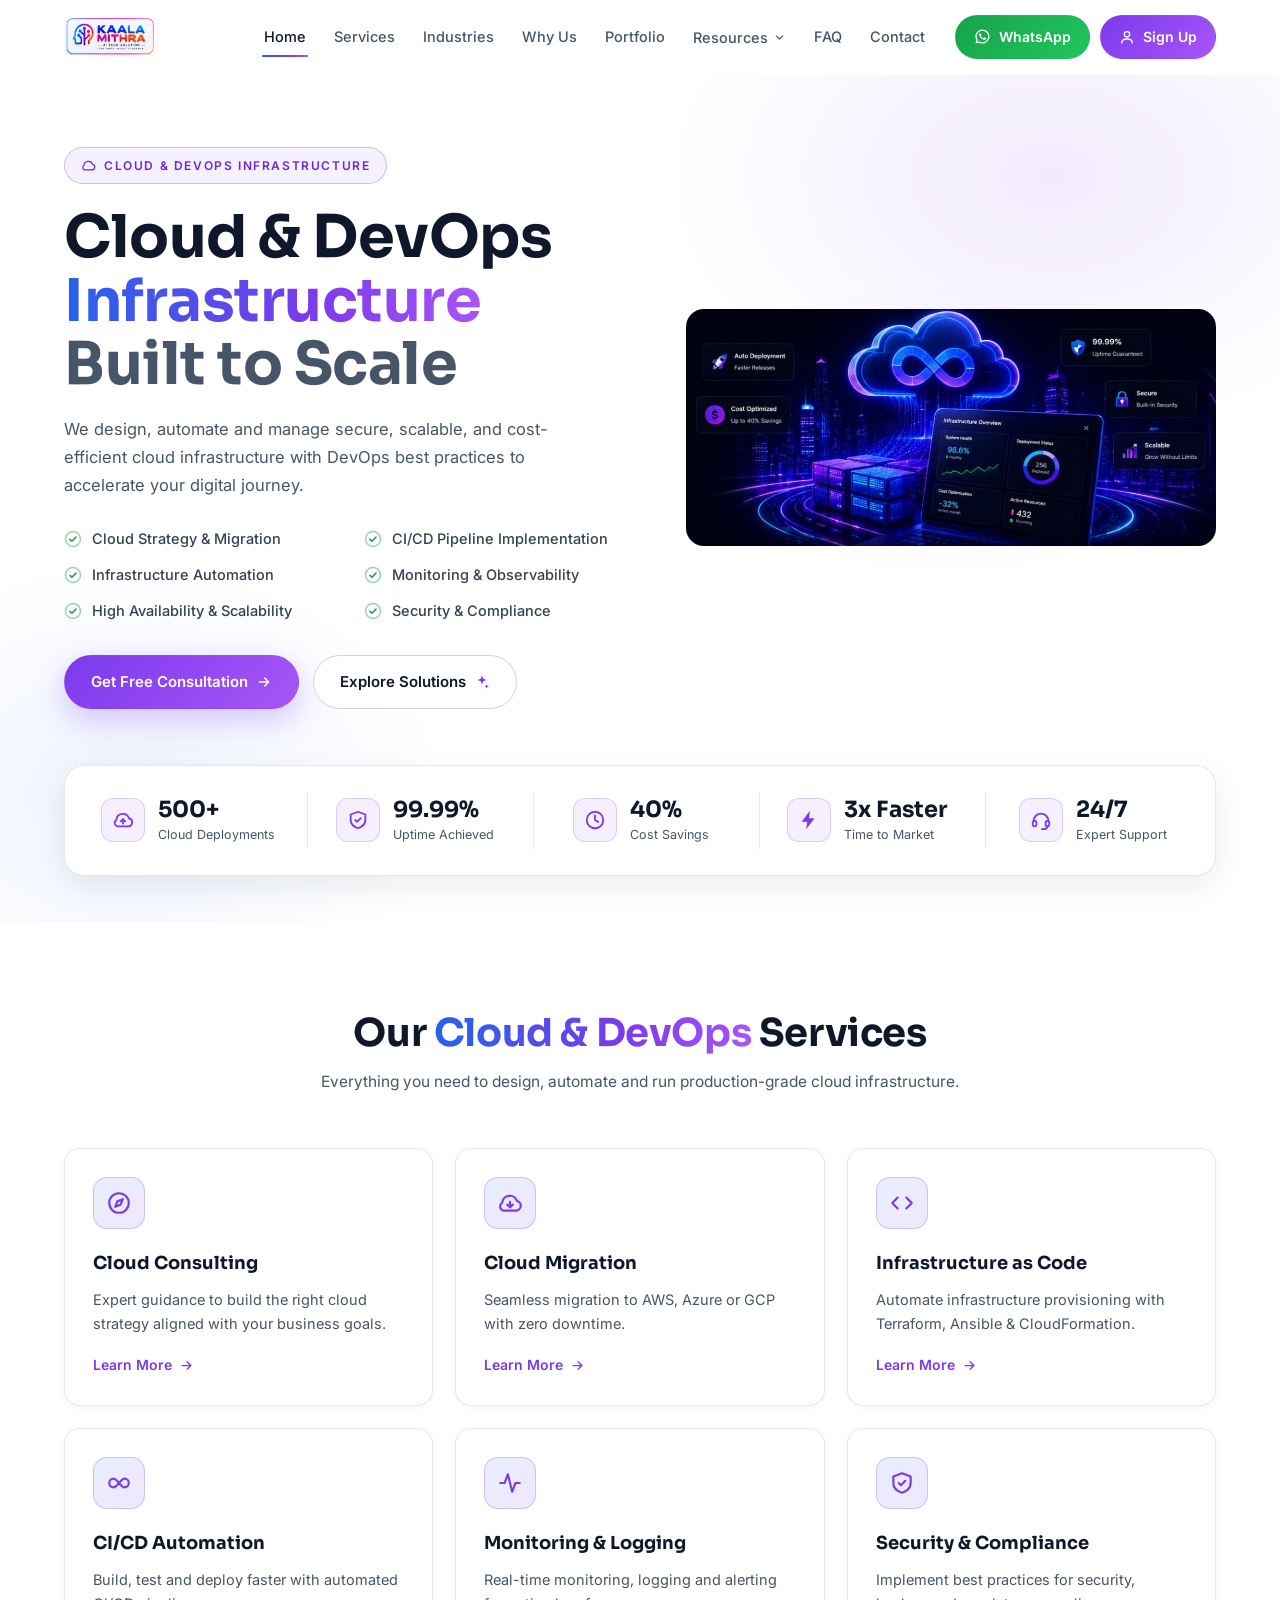
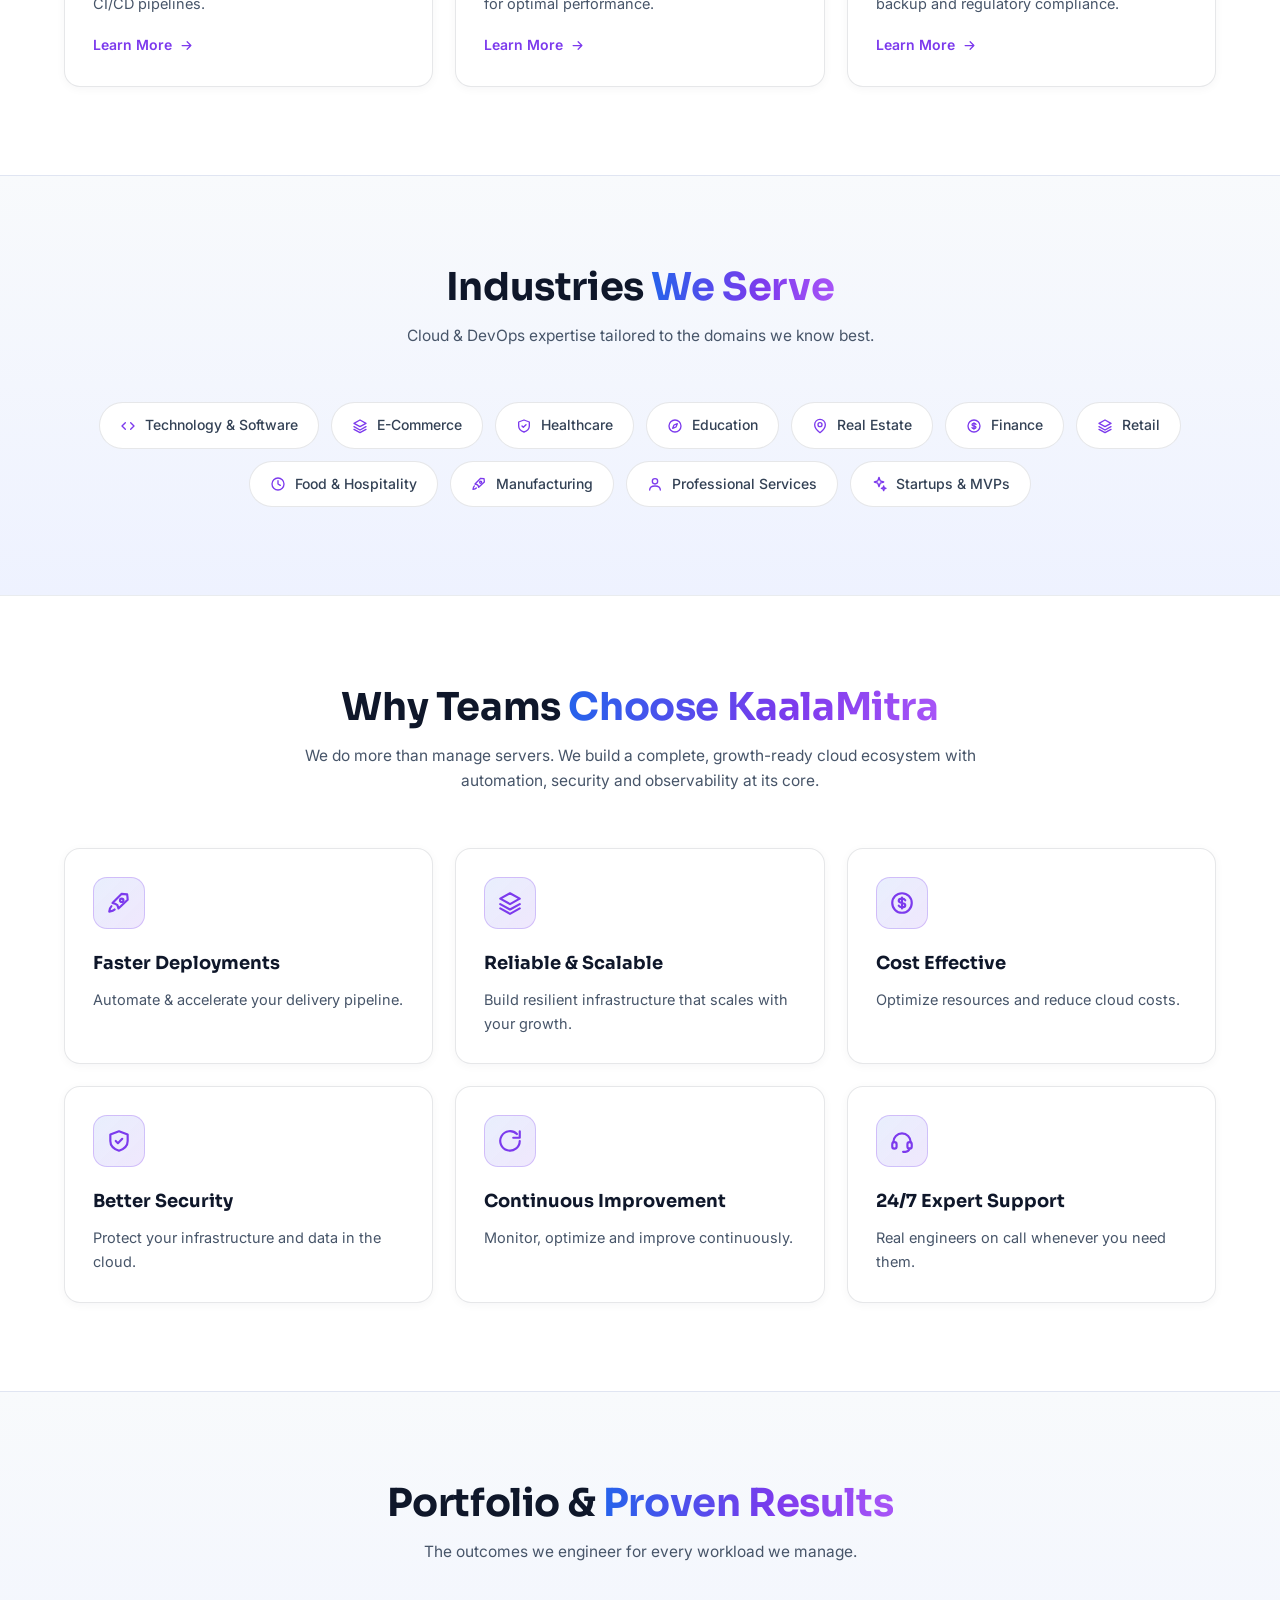
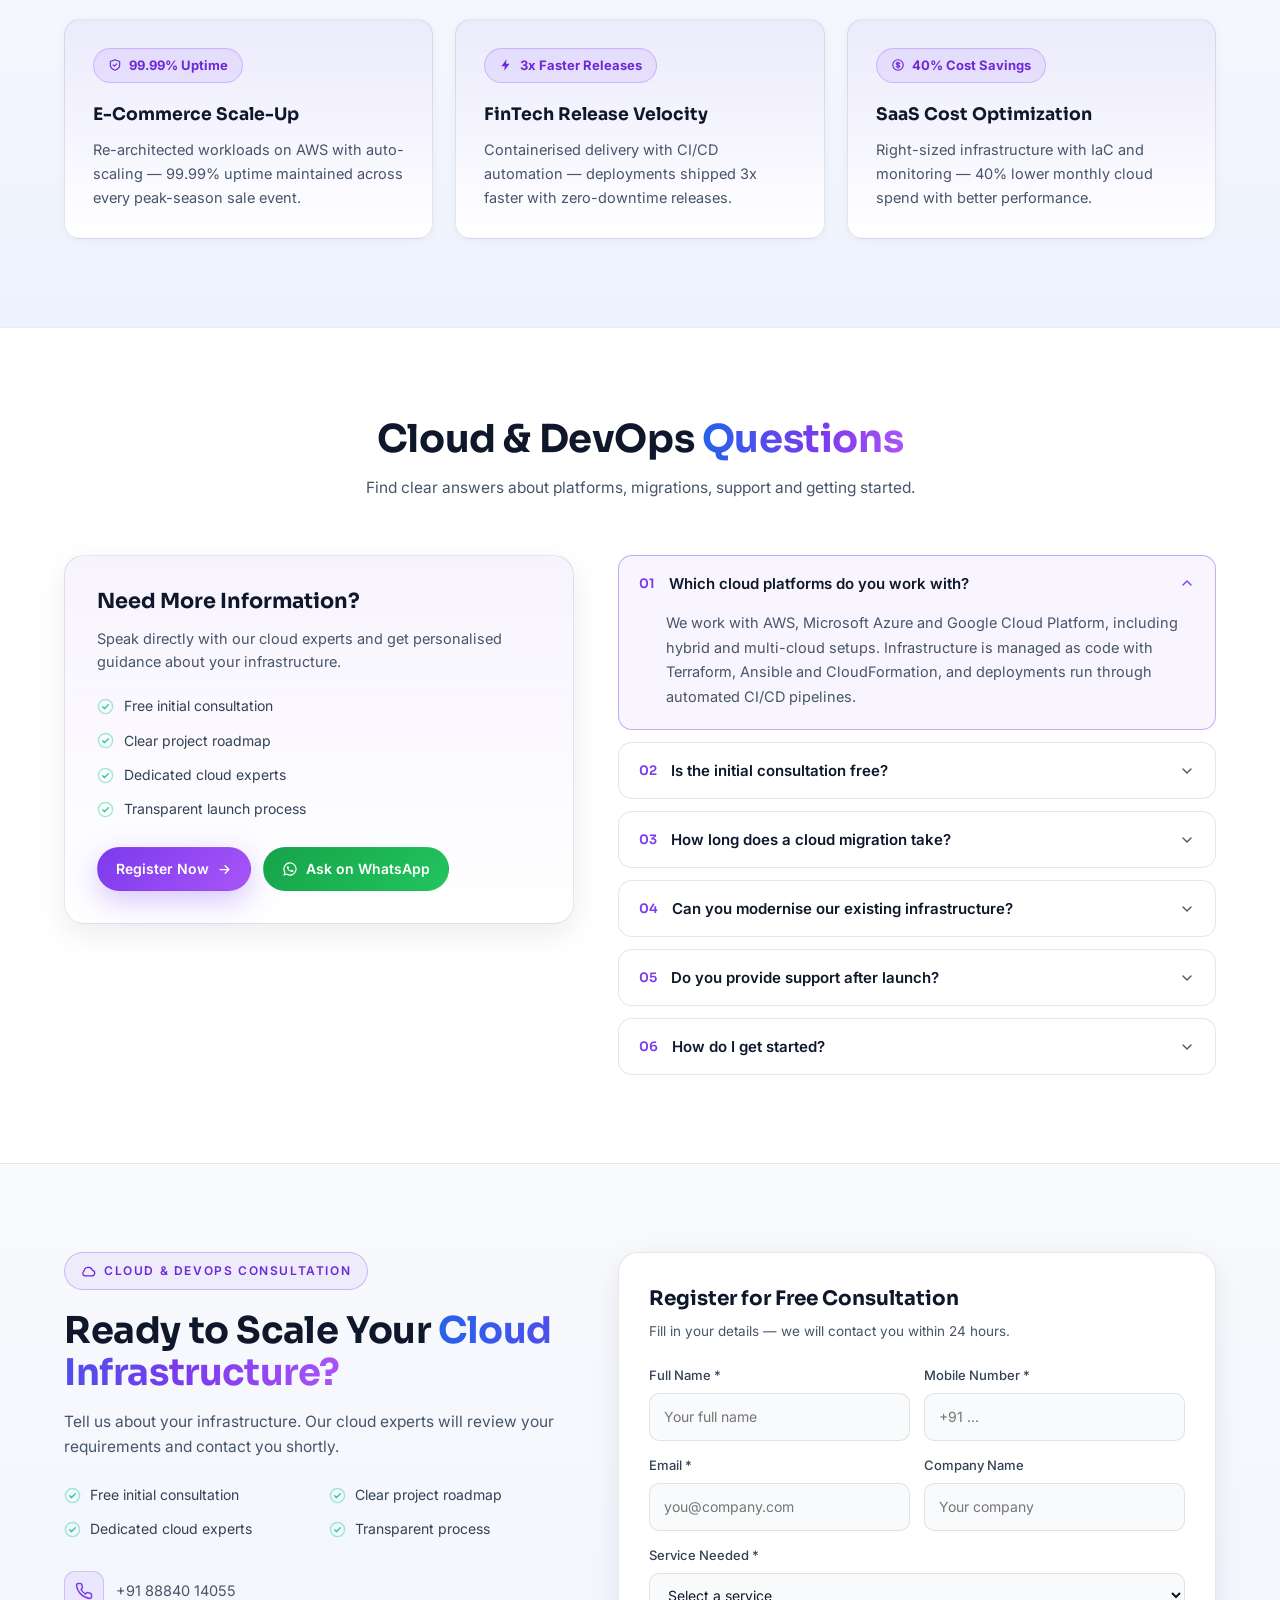
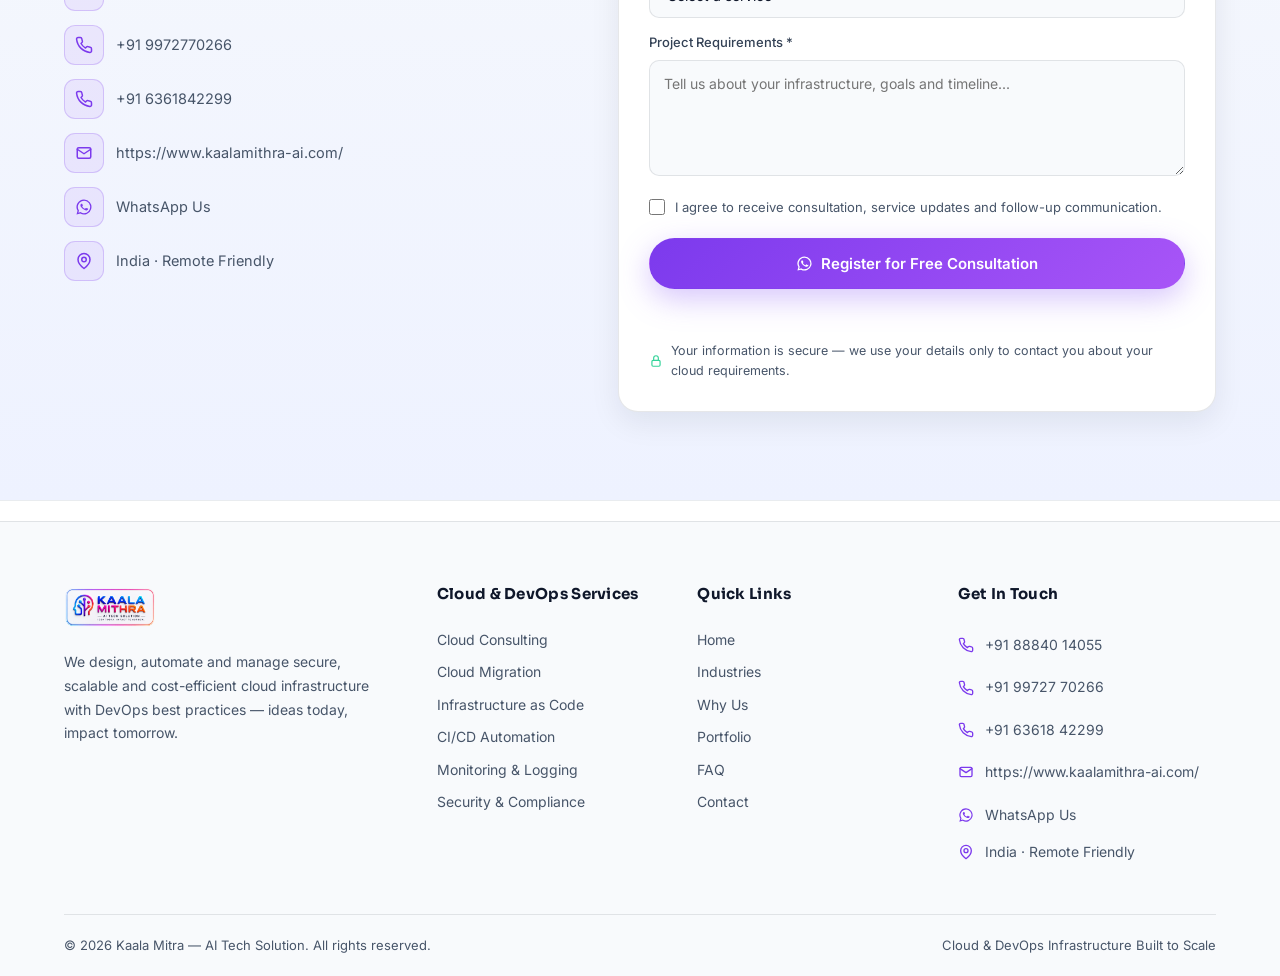
<file: index.html>
<!DOCTYPE html>
<html lang="en">
<head>
  <meta charset="UTF-8">
  <meta name="viewport" content="width=device-width, initial-scale=1.0">
  <title>Cloud &amp; DevOps Infrastructure Built to Scale | Kaala Mitra</title>
  <meta name="description" content="We design, automate and manage secure, scalable and cost-efficient cloud infrastructure with DevOps best practices to accelerate your digital journey.">
  <link rel="preconnect" href="https://fonts.googleapis.com">
  <link rel="preconnect" href="https://fonts.gstatic.com" crossorigin>
  <link href="https://fonts.googleapis.com/css2?family=Inter:wght@400;500;600;700&family=Sora:wght@600;700;800&display=swap" rel="stylesheet">
  <link rel="stylesheet" href="main.css">
</head>
<body>
<svg xmlns="http://www.w3.org/2000/svg" style="display:none" aria-hidden="true">
  <symbol id="i-check" viewBox="0 0 24 24"><circle cx="12" cy="12" r="10" opacity=".45"/><path d="M8 12.5l2.5 2.5L16 9.5"/></symbol>
  <symbol id="i-arrow" viewBox="0 0 24 24"><path d="M5 12h14M13 6l6 6-6 6"/></symbol>
  <symbol id="i-chev" viewBox="0 0 24 24"><path d="M6 9l6 6 6-6"/></symbol>
  <symbol id="i-cloud" viewBox="0 0 24 24"><path d="M17.5 19a4.5 4.5 0 0 0 .9-8.9 7 7 0 0 0-13.6 1.6A4 4 0 0 0 6 19z"/></symbol>
  <symbol id="i-cloudup" viewBox="0 0 24 24"><path d="M17.5 19a4.5 4.5 0 0 0 .9-8.9 7 7 0 0 0-13.6 1.6A4 4 0 0 0 6 19z"/><path d="M12 16v-5M9.5 13.5L12 11l2.5 2.5"/></symbol>
  <symbol id="i-clouddown" viewBox="0 0 24 24"><path d="M17.5 19a4.5 4.5 0 0 0 .9-8.9 7 7 0 0 0-13.6 1.6A4 4 0 0 0 6 19z"/><path d="M12 11v5M9.5 13.5L12 16l2.5-2.5"/></symbol>
  <symbol id="i-shield" viewBox="0 0 24 24"><path d="M12 3l8 3v6c0 5-3.5 7.5-8 9-4.5-1.5-8-4-8-9V6z"/><path d="M9 12l2 2 4-4"/></symbol>
  <symbol id="i-code" viewBox="0 0 24 24"><path d="M8 7l-5 5 5 5M16 7l5 5-5 5"/></symbol>
  <symbol id="i-loop" viewBox="0 0 24 24"><path d="M7 8c-2.5 0-4 1.8-4 4s1.5 4 4 4c3.5 0 6.5-8 10-8 2.5 0 4 1.8 4 4s-1.5 4-4 4c-3.5 0-6.5-8-10-8z"/></symbol>
  <symbol id="i-activity" viewBox="0 0 24 24"><path d="M3 12h4l3-8 4 16 3-8h4"/></symbol>
  <symbol id="i-compass" viewBox="0 0 24 24"><circle cx="12" cy="12" r="9"/><path d="M15.5 8.5l-2 5-5 2 2-5z"/></symbol>
  <symbol id="i-rocket" viewBox="0 0 24 24"><path d="M5 15c-1.5 1.2-2 5-2 5s3.8-.5 5-2M9 13L6 12l8.5-8.5c2 0 5 .5 5 .5s.5 3 .5 5L11.5 17l-1-3z"/><circle cx="14.5" cy="9.5" r="1.6"/></symbol>
  <symbol id="i-layers" viewBox="0 0 24 24"><path d="M12 3l9 5-9 5-9-5z"/><path d="M3 13l9 5 9-5"/><path d="M3 17l9 5 9-5"/></symbol>
  <symbol id="i-dollar" viewBox="0 0 24 24"><circle cx="12" cy="12" r="9"/><path d="M12 7v10M15 9.5c-.6-1-1.7-1.5-3-1.5-1.7 0-3 .9-3 2s1 1.7 3 2 3 .9 3 2-1.3 2-3 2c-1.3 0-2.4-.5-3-1.5"/></symbol>
  <symbol id="i-refresh" viewBox="0 0 24 24"><path d="M21 12a9 9 0 1 1-2.6-6.4"/><path d="M21 3v6h-6"/></symbol>
  <symbol id="i-clock" viewBox="0 0 24 24"><circle cx="12" cy="12" r="9"/><path d="M12 7v5l3.5 2"/></symbol>
  <symbol id="i-headset" viewBox="0 0 24 24"><path d="M4 13a8 8 0 0 1 16 0"/><rect x="3" y="13" width="4" height="6" rx="2"/><rect x="17" y="13" width="4" height="6" rx="2"/><path d="M19 19a4 4 0 0 1-4 3h-2"/></symbol>
  <symbol id="i-phone" viewBox="0 0 24 24"><path d="M22 16.9v3a2 2 0 0 1-2.2 2A19.8 19.8 0 0 1 2.1 4.2 2 2 0 0 1 4.1 2h3a2 2 0 0 1 2 1.7c.1 1 .4 2 .7 2.9a2 2 0 0 1-.5 2.1L8 10a16 16 0 0 0 6 6l1.3-1.3a2 2 0 0 1 2.1-.5c.9.3 1.9.6 2.9.7a2 2 0 0 1 1.7 2z"/></symbol>
  <symbol id="i-mail" viewBox="0 0 24 24"><rect x="3" y="5" width="18" height="14" rx="2"/><path d="M3 7l9 6 9-6"/></symbol>
  <symbol id="i-pin" viewBox="0 0 24 24"><path d="M20 10c0 6-8 12-8 12s-8-6-8-12a8 8 0 0 1 16 0z"/><circle cx="12" cy="10" r="3"/></symbol>
  <symbol id="i-lock" viewBox="0 0 24 24"><rect x="5" y="11" width="14" height="10" rx="2"/><path d="M8 11V7a4 4 0 0 1 8 0v4"/></symbol>
  <symbol id="i-wa" viewBox="0 0 24 24"><path d="M12 2a10 10 0 0 0-8.6 15.1L2 22l5-1.3A10 10 0 1 0 12 2zm0 18.2a8.2 8.2 0 0 1-4.2-1.2l-.3-.2-3 .8.8-2.9-.2-.3A8.2 8.2 0 1 1 12 20.2zm4.5-6.1c-.2-.1-1.5-.7-1.7-.8-.2-.1-.4-.1-.5.1-.2.2-.6.8-.7.9-.1.2-.3.2-.5.1a6.7 6.7 0 0 1-3.3-2.9c-.3-.4 0-.5.2-.7l.4-.5c.1-.2.1-.3 0-.5l-.7-1.8c-.2-.5-.4-.4-.5-.4h-.5c-.2 0-.5.1-.7.3-.9.9-1.1 2.1-.2 3.6a12 12 0 0 0 4.6 4.3c1.7.8 2.4.9 3.2.7.5-.1 1.5-.6 1.7-1.2.2-.6.2-1.1.1-1.2 0-.1-.2-.2-.4-.3z"/></symbol>
  <symbol id="i-user" viewBox="0 0 24 24"><circle cx="12" cy="8" r="4"/><path d="M4 21c0-4 3.6-6 8-6s8 2 8 6"/></symbol>
  <symbol id="i-spark" viewBox="0 0 24 24"><path d="M12 2l1.8 5.2L19 9l-5.2 1.8L12 16l-1.8-5.2L5 9l5.2-1.8zM19 15l.9 2.6 2.6.9-2.6.9L19 22l-.9-2.6-2.6-.9 2.6-.9z"/></symbol>
  <symbol id="i-bolt" viewBox="0 0 24 24"><path d="M13 2L4 14h6l-1 8 9-12h-6z"/></symbol>
</svg>
<!-- ================= HEADER ================= -->
<header class="site-header" id="site-header">
  <div class="container header-inner">
    <a class="brand" href="#home" aria-label="Kaala Mitra - home">
      <img class="brand-logo" src="images/company-logo.png?v=2" alt="Kaala Mithra - AI Tech Solution logo" width="666" height="375">
    </a>
    <nav class="nav" id="site-nav" aria-label="Main navigation">
      <a class="nav-link" href="#home">Home</a>
      <a class="nav-link" href="#services">Services</a>
      <a class="nav-link" href="#industries">Industries</a>
      <a class="nav-link" href="#why-us">Why Us</a>
      <a class="nav-link" href="#results">Portfolio</a>
      <div class="nav-drop">
        <button class="nav-link nav-drop-btn" type="button" aria-expanded="false">Resources
          <svg viewBox="0 0 24 24" width="13" height="13" fill="none" stroke="currentColor" stroke-width="2.2" stroke-linecap="round" stroke-linejoin="round"><path d="M6 9l6 6 6-6"/></svg>
        </button>
        <div class="nav-drop-menu">
          <a href="#results">Case Studies</a>
          <a href="#faq">FAQ</a>
          <a href="#contact">Help Center</a>
        </div>
      </div>
      <a class="nav-link" href="#faq">FAQ</a>
      <a class="nav-link" href="#contact">Contact</a>
      <div class="nav-mobile-cta">
        <a class="btn btn-whatsapp" href="https://wa.me/+916361842299" target="_blank" rel="noopener">
          <svg viewBox="0 0 24 24" width="17" height="17" fill="currentColor"><path d="M12 2a10 10 0 0 0-8.6 15.1L2 22l5-1.3A10 10 0 1 0 12 2zm0 18.2a8.2 8.2 0 0 1-4.2-1.2l-.3-.2-3 .8.8-2.9-.2-.3A8.2 8.2 0 1 1 12 20.2zm4.5-6.1c-.2-.1-1.5-.7-1.7-.8-.2-.1-.4-.1-.5.1-.2.2-.6.8-.7.9-.1.2-.3.2-.5.1a6.7 6.7 0 0 1-3.3-2.9c-.3-.4 0-.5.2-.7l.4-.5c.1-.2.1-.3 0-.5l-.7-1.8c-.2-.5-.4-.4-.5-.4h-.5c-.2 0-.5.1-.7.3-.9.9-1.1 2.1-.2 3.6a12 12 0 0 0 4.6 4.3c1.7.8 2.4.9 3.2.7.5-.1 1.5-.6 1.7-1.2.2-.6.2-1.1.1-1.2 0-.1-.2-.2-.4-.3z"/></svg>
          WhatsApp</a>
        <a class="btn btn-signup" href="#contact">
          <svg viewBox="0 0 24 24" width="16" height="16" fill="none" stroke="currentColor" stroke-width="2" stroke-linecap="round"><circle cx="12" cy="8" r="4"/><path d="M4 21c0-4 3.6-6 8-6s8 2 8 6"/></svg>
          Sign Up</a>
      </div>
    </nav>
    <div class="header-actions">
      <a class="btn btn-whatsapp" href="https://wa.me/+916361842299" target="_blank" rel="noopener">
        <svg viewBox="0 0 24 24" width="17" height="17" fill="currentColor"><path d="M12 2a10 10 0 0 0-8.6 15.1L2 22l5-1.3A10 10 0 1 0 12 2zm0 18.2a8.2 8.2 0 0 1-4.2-1.2l-.3-.2-3 .8.8-2.9-.2-.3A8.2 8.2 0 1 1 12 20.2zm4.5-6.1c-.2-.1-1.5-.7-1.7-.8-.2-.1-.4-.1-.5.1-.2.2-.6.8-.7.9-.1.2-.3.2-.5.1a6.7 6.7 0 0 1-3.3-2.9c-.3-.4 0-.5.2-.7l.4-.5c.1-.2.1-.3 0-.5l-.7-1.8c-.2-.5-.4-.4-.5-.4h-.5c-.2 0-.5.1-.7.3-.9.9-1.1 2.1-.2 3.6a12 12 0 0 0 4.6 4.3c1.7.8 2.4.9 3.2.7.5-.1 1.5-.6 1.7-1.2.2-.6.2-1.1.1-1.2 0-.1-.2-.2-.4-.3z"/></svg>
        WhatsApp</a>
      <a class="btn btn-signup" href="#contact">
        <svg viewBox="0 0 24 24" width="16" height="16" fill="none" stroke="currentColor" stroke-width="2" stroke-linecap="round"><circle cx="12" cy="8" r="4"/><path d="M4 21c0-4 3.6-6 8-6s8 2 8 6"/></svg>
        Sign Up</a>
      <button class="nav-toggle" id="nav-toggle" aria-label="Toggle menu" aria-expanded="false" aria-controls="site-nav"><span></span><span></span><span></span></button>
    </div>
  </div>
</header>
<!-- ================= HERO ================= -->
<main id="home">
  <section class="hero">
    <div class="hero-bg" aria-hidden="true"></div>
    <div class="container hero-grid">
      <div class="hero-copy reveal">
        <span class="badge"><svg class="ic" width="15" height="15"><use href="#i-cloud"/></svg> CLOUD &amp; DEVOPS INFRASTRUCTURE</span>
        <h1 class="hero-title">Cloud &amp; DevOps<br><span class="grad-text">Infrastructure</span><br><span class="title-muted">Built to Scale</span></h1>
        <p class="lead">We design, automate and manage secure, scalable, and cost-efficient cloud infrastructure with DevOps best practices to accelerate your digital journey.</p>
        <ul class="hero-checks">
          <li><svg class="ic" width="18" height="18" style="color:#16a34a"><use href="#i-check"/></svg>Cloud Strategy &amp; Migration</li>
          <li><svg class="ic" width="18" height="18" style="color:#16a34a"><use href="#i-check"/></svg>CI/CD Pipeline Implementation</li>
          <li><svg class="ic" width="18" height="18" style="color:#16a34a"><use href="#i-check"/></svg>Infrastructure Automation</li>
          <li><svg class="ic" width="18" height="18" style="color:#16a34a"><use href="#i-check"/></svg>Monitoring &amp; Observability</li>
          <li><svg class="ic" width="18" height="18" style="color:#16a34a"><use href="#i-check"/></svg>High Availability &amp; Scalability</li>
          <li><svg class="ic" width="18" height="18" style="color:#16a34a"><use href="#i-check"/></svg>Security &amp; Compliance</li>
        </ul>
        <div class="hero-ctas">
          <a class="btn btn-primary btn-lg" href="#contact">Get Free Consultation <svg class="ic" width="16" height="16"><use href="#i-arrow"/></svg></a>
          <a class="btn btn-ghost btn-lg" href="#services">Explore Solutions <svg class="icf" width="16" height="16" style="color:#7c3aed"><use href="#i-spark"/></svg></a>
        </div>
      </div>
      <div class="hero-visual reveal">
        <div class="hero-glow" aria-hidden="true"></div>
        <img src="images/hero-cloud-devops.jpeg" alt="Cloud infrastructure dashboard with auto deployment, cost optimization, security and scalability highlights" width="985" height="440" fetchpriority="high">
      </div>
    </div>
    <div class="container">
      <div class="stats-bar reveal" aria-label="Key achievements">
        <div class="stat">
          <span class="stat-icon"><svg class="ic" width="22" height="22"><use href="#i-cloudup"/></svg></span>
          <div><span class="stat-value"><span class="count" data-target="500" data-decimals="0">0</span>+</span><span class="stat-label">Cloud Deployments</span></div>
        </div>
        <div class="stat">
          <span class="stat-icon"><svg class="ic" width="22" height="22"><use href="#i-shield"/></svg></span>
          <div><span class="stat-value"><span class="count" data-target="99.99" data-decimals="2">0</span>%</span><span class="stat-label">Uptime Achieved</span></div>
        </div>
        <div class="stat">
          <span class="stat-icon"><svg class="ic" width="22" height="22"><use href="#i-clock"/></svg></span>
          <div><span class="stat-value"><span class="count" data-target="40" data-decimals="0">0</span>%</span><span class="stat-label">Cost Savings</span></div>
        </div>
        <div class="stat">
          <span class="stat-icon"><svg class="icf" width="22" height="22" style="color:#7c3aed"><use href="#i-bolt"/></svg></span>
          <div><span class="stat-value"><span class="count" data-target="3" data-decimals="0">0</span>x Faster</span><span class="stat-label">Time to Market</span></div>
        </div>
        <div class="stat">
          <span class="stat-icon"><svg class="ic" width="22" height="22"><use href="#i-headset"/></svg></span>
          <div><span class="stat-value">24/7</span><span class="stat-label">Expert Support</span></div>
        </div>
      </div>
    </div>
  </section>
  <!-- ================= SERVICES ================= -->
  <section class="section" id="services">
    <div class="container">
      <div class="section-head reveal">
        <h2>Our <span class="grad-text">Cloud &amp; DevOps</span> Services</h2>
        <p>Everything you need to design, automate and run production-grade cloud infrastructure.</p>
      </div>
      <div class="card-grid">
        <article class="service-card reveal">
          <div class="card-icon"><svg class="ic" width="26" height="26"><use href="#i-compass"/></svg></div>
          <h3>Cloud Consulting</h3>
          <p>Expert guidance to build the right cloud strategy aligned with your business goals.</p>
          <a class="learn-more" href="#contact">Learn More <svg class="ic" width="15" height="15"><use href="#i-arrow"/></svg></a>
        </article>
        <article class="service-card reveal">
          <div class="card-icon"><svg class="ic" width="26" height="26"><use href="#i-clouddown"/></svg></div>
          <h3>Cloud Migration</h3>
          <p>Seamless migration to AWS, Azure or GCP with zero downtime.</p>
          <a class="learn-more" href="#contact">Learn More <svg class="ic" width="15" height="15"><use href="#i-arrow"/></svg></a>
        </article>
        <article class="service-card reveal">
          <div class="card-icon"><svg class="ic" width="26" height="26"><use href="#i-code"/></svg></div>
          <h3>Infrastructure as Code</h3>
          <p>Automate infrastructure provisioning with Terraform, Ansible &amp; CloudFormation.</p>
          <a class="learn-more" href="#contact">Learn More <svg class="ic" width="15" height="15"><use href="#i-arrow"/></svg></a>
        </article>
        <article class="service-card reveal">
          <div class="card-icon"><svg class="ic" width="26" height="26"><use href="#i-loop"/></svg></div>
          <h3>CI/CD Automation</h3>
          <p>Build, test and deploy faster with automated CI/CD pipelines.</p>
          <a class="learn-more" href="#contact">Learn More <svg class="ic" width="15" height="15"><use href="#i-arrow"/></svg></a>
        </article>
        <article class="service-card reveal">
          <div class="card-icon"><svg class="ic" width="26" height="26"><use href="#i-activity"/></svg></div>
          <h3>Monitoring &amp; Logging</h3>
          <p>Real-time monitoring, logging and alerting for optimal performance.</p>
          <a class="learn-more" href="#contact">Learn More <svg class="ic" width="15" height="15"><use href="#i-arrow"/></svg></a>
        </article>
        <article class="service-card reveal">
          <div class="card-icon"><svg class="ic" width="26" height="26"><use href="#i-shield"/></svg></div>
          <h3>Security &amp; Compliance</h3>
          <p>Implement best practices for security, backup and regulatory compliance.</p>
          <a class="learn-more" href="#contact">Learn More <svg class="ic" width="15" height="15"><use href="#i-arrow"/></svg></a>
        </article>
      </div>
    </div>
  </section>

  <!-- ================= INDUSTRIES ================= -->
  <section class="section section-alt" id="industries">
    <div class="container">
      <div class="section-head reveal">
        <h2>Industries <span class="grad-text">We Serve</span></h2>
        <p>Cloud &amp; DevOps expertise tailored to the domains we know best.</p>
      </div>
      <div class="chips reveal">
        <span class="chip"><svg class="ic" width="16" height="16"><use href="#i-code"/></svg>Technology &amp; Software</span>
        <span class="chip"><svg class="ic" width="16" height="16"><use href="#i-layers"/></svg>E-Commerce</span>
        <span class="chip"><svg class="ic" width="16" height="16"><use href="#i-shield"/></svg>Healthcare</span>
        <span class="chip"><svg class="ic" width="16" height="16"><use href="#i-compass"/></svg>Education</span>
        <span class="chip"><svg class="ic" width="16" height="16"><use href="#i-pin"/></svg>Real Estate</span>
        <span class="chip"><svg class="ic" width="16" height="16"><use href="#i-dollar"/></svg>Finance</span>
        <span class="chip"><svg class="ic" width="16" height="16"><use href="#i-layers"/></svg>Retail</span>
        <span class="chip"><svg class="ic" width="16" height="16"><use href="#i-clock"/></svg>Food &amp; Hospitality</span>
        <span class="chip"><svg class="ic" width="16" height="16"><use href="#i-rocket"/></svg>Manufacturing</span>
        <span class="chip"><svg class="ic" width="16" height="16"><use href="#i-user"/></svg>Professional Services</span>
        <span class="chip"><svg class="ic" width="16" height="16"><use href="#i-spark"/></svg>Startups &amp; MVPs</span>
      </div>
    </div>
  </section>
  <!-- ================= WHY US ================= -->
  <section class="section" id="why-us">
    <div class="container">
      <div class="section-head reveal">
        <h2>Why Teams <span class="grad-text">Choose KaalaMitra</span></h2>
        <p>We do more than manage servers. We build a complete, growth-ready cloud ecosystem with automation, security and observability at its core.</p>
      </div>
      <div class="card-grid">
        <article class="benefit-card reveal">
          <div class="card-icon"><svg class="ic" width="26" height="26"><use href="#i-rocket"/></svg></div>
          <h3>Faster Deployments</h3>
          <p>Automate &amp; accelerate your delivery pipeline.</p>
        </article>
        <article class="benefit-card reveal">
          <div class="card-icon"><svg class="ic" width="26" height="26"><use href="#i-layers"/></svg></div>
          <h3>Reliable &amp; Scalable</h3>
          <p>Build resilient infrastructure that scales with your growth.</p>
        </article>
        <article class="benefit-card reveal">
          <div class="card-icon"><svg class="ic" width="26" height="26"><use href="#i-dollar"/></svg></div>
          <h3>Cost Effective</h3>
          <p>Optimize resources and reduce cloud costs.</p>
        </article>
        <article class="benefit-card reveal">
          <div class="card-icon"><svg class="ic" width="26" height="26"><use href="#i-shield"/></svg></div>
          <h3>Better Security</h3>
          <p>Protect your infrastructure and data in the cloud.</p>
        </article>
        <article class="benefit-card reveal">
          <div class="card-icon"><svg class="ic" width="26" height="26"><use href="#i-refresh"/></svg></div>
          <h3>Continuous Improvement</h3>
          <p>Monitor, optimize and improve continuously.</p>
        </article>
        <article class="benefit-card reveal">
          <div class="card-icon"><svg class="ic" width="26" height="26"><use href="#i-headset"/></svg></div>
          <h3>24/7 Expert Support</h3>
          <p>Real engineers on call whenever you need them.</p>
        </article>
      </div>
    </div>
  </section>

  <!-- ================= RESULTS / PORTFOLIO ================= -->
  <section class="section section-alt" id="results">
    <div class="container">
      <div class="section-head reveal">
        <h2>Portfolio &amp; <span class="grad-text">Proven Results</span></h2>
        <p>The outcomes we engineer for every workload we manage.</p>
      </div>
      <div class="result-grid">
        <article class="result-card reveal">
          <span class="result-tag"><svg class="ic" width="14" height="14"><use href="#i-shield"/></svg>99.99% Uptime</span>
          <h3>E-Commerce Scale-Up</h3>
          <p>Re-architected workloads on AWS with auto-scaling — 99.99% uptime maintained across every peak-season sale event.</p>
        </article>
        <article class="result-card reveal">
          <span class="result-tag"><svg class="icf" width="14" height="14"><use href="#i-bolt"/></svg>3x Faster Releases</span>
          <h3>FinTech Release Velocity</h3>
          <p>Containerised delivery with CI/CD automation — deployments shipped 3x faster with zero-downtime releases.</p>
        </article>
        <article class="result-card reveal">
          <span class="result-tag"><svg class="ic" width="14" height="14"><use href="#i-dollar"/></svg>40% Cost Savings</span>
          <h3>SaaS Cost Optimization</h3>
          <p>Right-sized infrastructure with IaC and monitoring — 40% lower monthly cloud spend with better performance.</p>
        </article>
      </div>
    </div>
  </section>
  <!-- ================= FAQ ================= -->
  <section class="section" id="faq">
    <div class="container">
      <div class="section-head reveal">
        <h2>Cloud &amp; DevOps <span class="grad-text">Questions</span></h2>
        <p>Find clear answers about platforms, migrations, support and getting started.</p>
      </div>
      <div class="faq-grid">
        <aside class="faq-aside reveal">
          <h3>Need More Information?</h3>
          <p>Speak directly with our cloud experts and get personalised guidance about your infrastructure.</p>
          <ul class="aside-list">
            <li><svg class="ic" width="17" height="17"><use href="#i-check"/></svg>Free initial consultation</li>
            <li><svg class="ic" width="17" height="17"><use href="#i-check"/></svg>Clear project roadmap</li>
            <li><svg class="ic" width="17" height="17"><use href="#i-check"/></svg>Dedicated cloud experts</li>
            <li><svg class="ic" width="17" height="17"><use href="#i-check"/></svg>Transparent launch process</li>
          </ul>
          <div class="aside-ctas">
            <a class="btn btn-primary" href="#contact">Register Now <svg class="ic" width="15" height="15"><use href="#i-arrow"/></svg></a>
            <a class="btn btn-whatsapp" href="https://wa.me/+916361842299" target="_blank" rel="noopener"><svg class="icf" width="16" height="16"><use href="#i-wa"/></svg> Ask on WhatsApp</a>
          </div>
        </aside>
        <div class="faq-list reveal">
          <div class="faq-item open">
            <button class="faq-q" type="button" aria-expanded="true"><span class="faq-num">01</span><span class="q-text">Which cloud platforms do you work with?</span><svg class="ic chev" width="16" height="16"><use href="#i-chev"/></svg></button>
            <div class="faq-a"><p>We work with AWS, Microsoft Azure and Google Cloud Platform, including hybrid and multi-cloud setups. Infrastructure is managed as code with Terraform, Ansible and CloudFormation, and deployments run through automated CI/CD pipelines.</p></div>
          </div>
          <div class="faq-item">
            <button class="faq-q" type="button" aria-expanded="false"><span class="faq-num">02</span><span class="q-text">Is the initial consultation free?</span><svg class="ic chev" width="16" height="16"><use href="#i-chev"/></svg></button>
            <div class="faq-a"><p>Yes — the first consultation is completely free. We review your current setup, understand your goals and share a clear roadmap with estimates before any commitment.</p></div>
          </div>
          <div class="faq-item">
            <button class="faq-q" type="button" aria-expanded="false"><span class="faq-num">03</span><span class="q-text">How long does a cloud migration take?</span><svg class="ic chev" width="16" height="16"><use href="#i-chev"/></svg></button>
            <div class="faq-a"><p>Most migrations complete within 2–6 weeks depending on workload complexity. We migrate in phases with zero downtime and rollback plans at every step.</p></div>
          </div>
          <div class="faq-item">
            <button class="faq-q" type="button" aria-expanded="false"><span class="faq-num">04</span><span class="q-text">Can you modernise our existing infrastructure?</span><svg class="ic chev" width="16" height="16"><use href="#i-chev"/></svg></button>
            <div class="faq-a"><p>Absolutely. We codify existing infrastructure with Terraform and Ansible, add CI/CD pipelines, monitoring and security hardening — without disrupting your live systems.</p></div>
          </div>
          <div class="faq-item">
            <button class="faq-q" type="button" aria-expanded="false"><span class="faq-num">05</span><span class="q-text">Do you provide support after launch?</span><svg class="ic chev" width="16" height="16"><use href="#i-chev"/></svg></button>
            <div class="faq-a"><p>Yes. Every project includes monitoring, alerting and 24/7 expert support options with continuous optimisation, backups and security patching.</p></div>
          </div>
          <div class="faq-item">
            <button class="faq-q" type="button" aria-expanded="false"><span class="faq-num">06</span><span class="q-text">How do I get started?</span><svg class="ic chev" width="16" height="16"><use href="#i-chev"/></svg></button>
            <div class="faq-a"><p>Register for a free consultation or message us on WhatsApp. Our cloud experts will contact you within 24 hours with a personalised plan for your infrastructure.</p></div>
          </div>
        </div>
      </div>
    </div>
  </section>
  <!-- ================= CONTACT ================= -->
  <section class="section section-alt" id="contact">
    <div class="container contact-grid">
      <div class="contact-copy reveal">
        <span class="badge"><svg class="ic" width="15" height="15"><use href="#i-cloud"/></svg> CLOUD &amp; DEVOPS CONSULTATION</span>
        <h2>Ready to Scale Your <span class="grad-text">Cloud Infrastructure?</span></h2>
        <p>Tell us about your infrastructure. Our cloud experts will review your requirements and contact you shortly.</p>
        <ul class="trust-list">
          <li><svg class="ic" width="17" height="17"><use href="#i-check"/></svg>Free initial consultation</li>
          <li><svg class="ic" width="17" height="17"><use href="#i-check"/></svg>Clear project roadmap</li>
          <li><svg class="ic" width="17" height="17"><use href="#i-check"/></svg>Dedicated cloud experts</li>
          <li><svg class="ic" width="17" height="17"><use href="#i-check"/></svg>Transparent process</li>
        </ul>
        <div class="quick-contacts">
          <a class="qc" href="tel:+918884014055"><span class="qc-icon"><svg class="ic" width="18" height="18"><use href="#i-phone"/></svg></span>+91 88840 14055</a>
          <a class="qc" href="tel:+919972770266"><span class="qc-icon"><svg class="ic" width="18" height="18"><use href="#i-phone"/></svg></span>+91 9972770266</a>
          <a class="qc" href="tel:+916361842299"><span class="qc-icon"><svg class="ic" width="18" height="18"><use href="#i-phone"/></svg></span>+91 6361842299</a>
          <a class="qc" href="https://www.kaalamithra-ai.com/" target="_blank" rel="noopener"><span class="qc-icon"><svg class="ic" width="18" height="18"><use href="#i-mail"/></svg></span>https://www.kaalamithra-ai.com/</a>
          <a class="qc" href="https://wa.me/918884014055" target="_blank" rel="noopener"><span class="qc-icon"><svg class="icf" width="18" height="18"><use href="#i-wa"/></svg></span>WhatsApp Us</a>
          <span class="qc"><span class="qc-icon"><svg class="ic" width="18" height="18"><use href="#i-pin"/></svg></span>India · Remote Friendly</span>
        </div>
      </div>
      <div class="form-card reveal">
        <h3>Register for Free Consultation</h3>
        <p>Fill in your details — we will contact you within 24 hours.</p>
        <form id="consult-form" action="https://api.web3forms.com/submit" method="POST" novalidate>
          <input type="hidden" name="access_key" value="b14c6e17-b719-40e5-89f2-8aec4bfa63e0">
          <input type="hidden" name="subject" value="New Consultation Request — Kaala Mitra Cloud & DevOps">
          <input type="hidden" name="from_name" value="Kaala Mitra Website">
          <div class="form-row">
            <div class="field"><label for="f-name">Full Name *</label><input id="f-name" name="name" type="text" placeholder="Your full name" required></div>
            <div class="field"><label for="f-phone">Mobile Number *</label><input id="f-phone" name="phone" type="tel" placeholder="+91 ..." required></div>
          </div>
          <div class="form-row">
            <div class="field"><label for="f-email">Email *</label><input id="f-email" name="email" type="email" placeholder="you@company.com" required></div>
            <div class="field"><label for="f-company">Company Name</label><input id="f-company" name="company" type="text" placeholder="Your company"></div>
          </div>
          <div class="field">
            <label for="f-service">Service Needed *</label>
            <select id="f-service" name="service" required>
              <option value="" selected disabled>Select a service</option>
              <option>Cloud Consulting</option>
              <option>Cloud Migration</option>
              <option>Infrastructure as Code</option>
              <option>CI/CD Automation</option>
              <option>Monitoring &amp; Logging</option>
              <option>Security &amp; Compliance</option>
              <option>Other / Not Sure</option>
            </select>
          </div>
          <div class="field"><label for="f-message">Project Requirements *</label><textarea id="f-message" name="message" rows="4" placeholder="Tell us about your infrastructure, goals and timeline..." required></textarea></div>
          <label class="consent"><input type="checkbox" name="consent" required> I agree to receive consultation, service updates and follow-up communication.</label>
          <button class="btn btn-primary btn-block" type="submit"><svg class="icf" width="17" height="17"><use href="#i-wa"/></svg> Register for Free Consultation</button>
          <p class="form-status" id="form-status" role="status" aria-live="polite" hidden></p>
          <p class="form-note"><svg class="ic" width="14" height="14"><use href="#i-lock"/></svg> Your information is secure — we use your details only to contact you about your cloud requirements.</p>
        </form>
      </div>
    </div>
  </section>
<!-- ================= FOOTER ================= -->
<footer class="site-footer">
  <div class="container">
    <div class="footer-grid">
      <div class="f-brand">
        <a class="brand" href="#home" aria-label="Kaala Mitra - home">
          <img class="brand-logo" src="images/company-logo.png?v=2" alt="Kaala Mithra - AI Tech Solution logo" width="666" height="375">
        </a>
        <p>We design, automate and manage secure, scalable and cost-efficient cloud infrastructure with DevOps best practices — ideas today, impact tomorrow.</p>
      </div>
      <div class="f-col">
        <h4 class="f-title">Cloud &amp; DevOps Services</h4>
        <a href="#services">Cloud Consulting</a>
        <a href="#services">Cloud Migration</a>
        <a href="#services">Infrastructure as Code</a>
        <a href="#services">CI/CD Automation</a>
        <a href="#services">Monitoring &amp; Logging</a>
        <a href="#services">Security &amp; Compliance</a>
      </div>
      <div class="f-col">
        <h4 class="f-title">Quick Links</h4>
        <a href="#home">Home</a>
        <a href="#industries">Industries</a>
        <a href="#why-us">Why Us</a>
        <a href="#results">Portfolio</a>
        <a href="#faq">FAQ</a>
        <a href="#contact">Contact</a>
      </div>
      <div class="f-col">
        <h4 class="f-title">Get In Touch</h4>
        <ul class="f-contact">
          <li><svg class="ic" width="16" height="16"><use href="#i-phone"/></svg><a href="tel:+918884014055">+91 88840 14055</a></li>
          <li><svg class="ic" width="16" height="16"><use href="#i-phone"/></svg><a href="tel:+919972770266">+91 99727 70266</a></li>
          <li><svg class="ic" width="16" height="16"><use href="#i-phone"/></svg><a href="tel:+916361842299">+91 63618 42299</a></li>
          <li><svg class="ic" width="16" height="16"><use href="#i-mail"/></svg><a href="https://www.kaalamithra-ai.com/" target="_blank" rel="noopener">https://www.kaalamithra-ai.com/</a></li>
          <li><svg class="icf" width="16" height="16" style="color:#7c3aed"><use href="#i-wa"/></svg><a href="https://wa.me/918884014055" target="_blank" rel="noopener">WhatsApp Us</a></li>
          <li><svg class="ic" width="16" height="16"><use href="#i-pin"/></svg>India · Remote Friendly</li>
        </ul>
      </div>
    </div>
    <div class="footer-bottom">
      <span>© <span id="year">2026</span> Kaala Mitra — AI Tech Solution. All rights reserved.</span>
      <span>Cloud &amp; DevOps Infrastructure Built to Scale</span>
    </div>
  </div>
</footer>
<script src="script.js?v=4"></script>
</body>
</html>
</file>
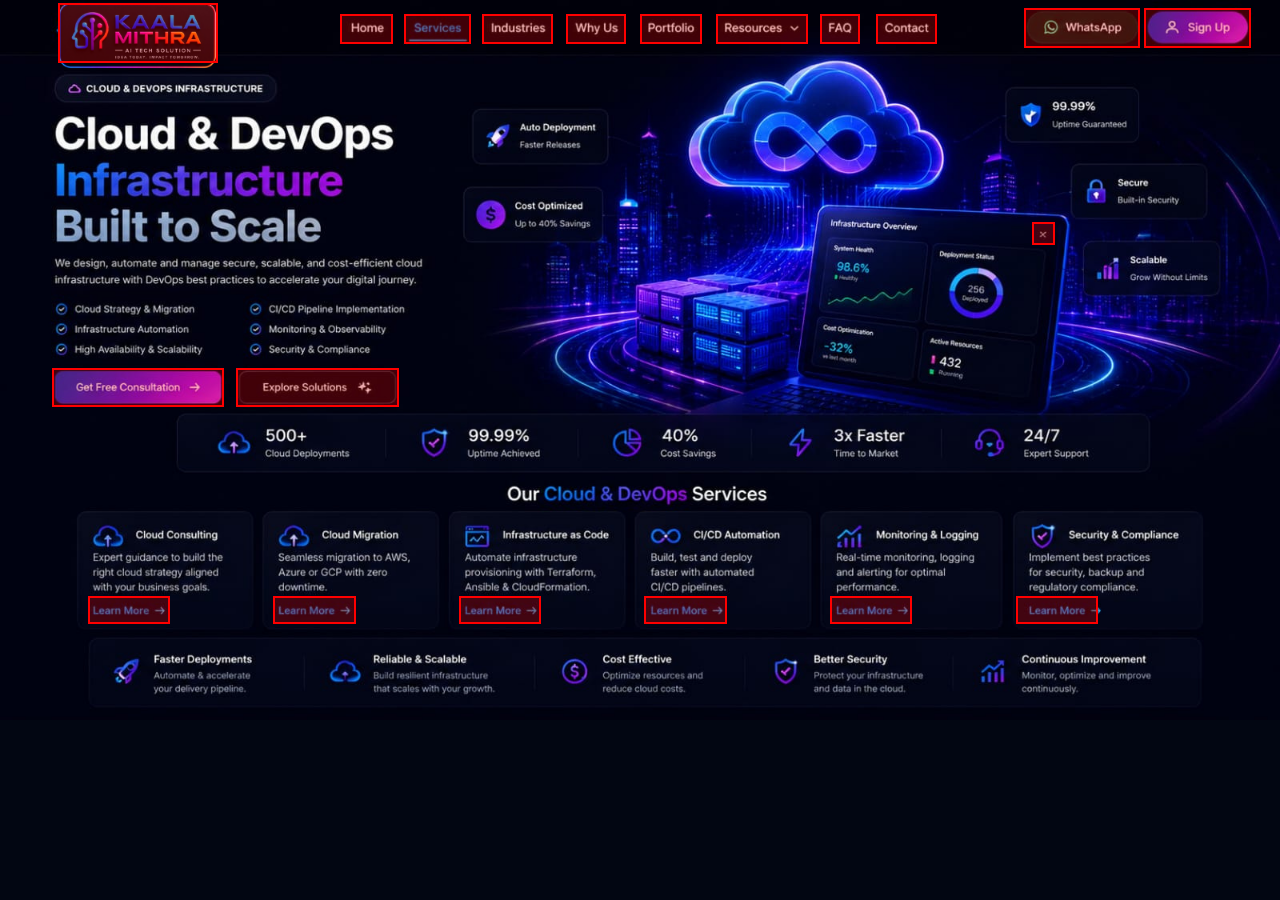
<file: debug.html>
﻿<!DOCTYPE html>
<html lang="en">
<head>
  <meta charset="UTF-8">
  <meta name="viewport" content="width=device-width, initial-scale=1.0">
  <title>Cloud & DevOps Infrastructure</title>
  <link rel="stylesheet" href="mockup.css">
<style>.hotspot{outline:2px solid red;background:rgba(255,0,0,.25)}</style></head>
<body>
  <main class="page">
    <div class="image-wrapper">
      <img src="images/cloud-devops.jpeg" alt="Cloud & DevOps Infrastructure" class="project-image">
      <!-- Transparent clickable hotspots (positions are % of the 1600x900 image). All are <a> overlays reusing the existing site URL (index.html). -->
      <a class="hotspot" style="--x:4.688%; --y:0.667%; --w:12.187%; --h:7.778%;" href="index.html" aria-label="Kaala Mitra Logo (Home)"></a>
      <a class="hotspot" style="--x:26.75%; --y:2.222%; --w:3.813%; --h:3.556%;" href="index.html" aria-label="Home"></a>
      <a class="hotspot" style="--x:31.75%; --y:2.222%; --w:4.875%; --h:3.556%;" href="index.html" aria-label="Services"></a>
      <a class="hotspot" style="--x:37.813%; --y:2.222%; --w:5.25%; --h:3.556%;" href="index.html" aria-label="Industries"></a>
      <a class="hotspot" style="--x:44.375%; --y:2.222%; --w:4.375%; --h:3.556%;" href="index.html" aria-label="Why Us"></a>
      <a class="hotspot" style="--x:50.125%; --y:2.222%; --w:4.563%; --h:3.556%;" href="index.html" aria-label="Portfolio"></a>
      <a class="hotspot" style="--x:56.063%; --y:2.222%; --w:6.938%; --h:3.556%;" href="index.html" aria-label="Resources"></a>
      <a class="hotspot" style="--x:64.25%; --y:2.222%; --w:2.75%; --h:3.556%;" href="index.html" aria-label="FAQ"></a>
      <a class="hotspot" style="--x:68.563%; --y:2.222%; --w:4.5%; --h:3.556%;" href="index.html" aria-label="Contact"></a>
      <a class="hotspot" style="--x:80.125%; --y:1.333%; --w:8.813%; --h:5%;" href="index.html" aria-label="WhatsApp"></a>
      <a class="hotspot" style="--x:89.563%; --y:1.333%; --w:8%; --h:5%;" href="index.html" aria-label="Sign Up"></a>
      <a class="hotspot" style="--x:4.25%; --y:51.444%; --w:13.125%; --h:4.778%;" href="index.html" aria-label="Get Free Consultation"></a>
      <a class="hotspot" style="--x:18.625%; --y:51.444%; --w:12.375%; --h:4.778%;" href="index.html" aria-label="Explore Solutions"></a>
      <a class="hotspot" style="--x:7%; --y:83.111%; --w:6.125%; --h:3.333%;" href="index.html" aria-label="Learn More - Cloud Consulting"></a>
      <a class="hotspot" style="--x:21.5%; --y:83.111%; --w:6.125%; --h:3.333%;" href="index.html" aria-label="Learn More - Cloud Migration"></a>
      <a class="hotspot" style="--x:36%; --y:83.111%; --w:6.125%; --h:3.333%;" href="index.html" aria-label="Learn More - Infrastructure as Code"></a>
      <a class="hotspot" style="--x:50.5%; --y:83.111%; --w:6.125%; --h:3.333%;" href="index.html" aria-label="Learn More - CI/CD Automation"></a>
      <a class="hotspot" style="--x:65%; --y:83.111%; --w:6.125%; --h:3.333%;" href="index.html" aria-label="Learn More - Monitoring & Logging"></a>
      <a class="hotspot" style="--x:79.5%; --y:83.111%; --w:6.125%; --h:3.333%;" href="index.html" aria-label="Learn More - Security & Compliance"></a>
      <a class="hotspot" style="--x:80.75%; --y:31.111%; --w:1.5%; --h:2.667%;" href="index.html" aria-label="Close - Infrastructure Overview panel"></a>
    </div>
  </main>
</body>
</html>
</file>
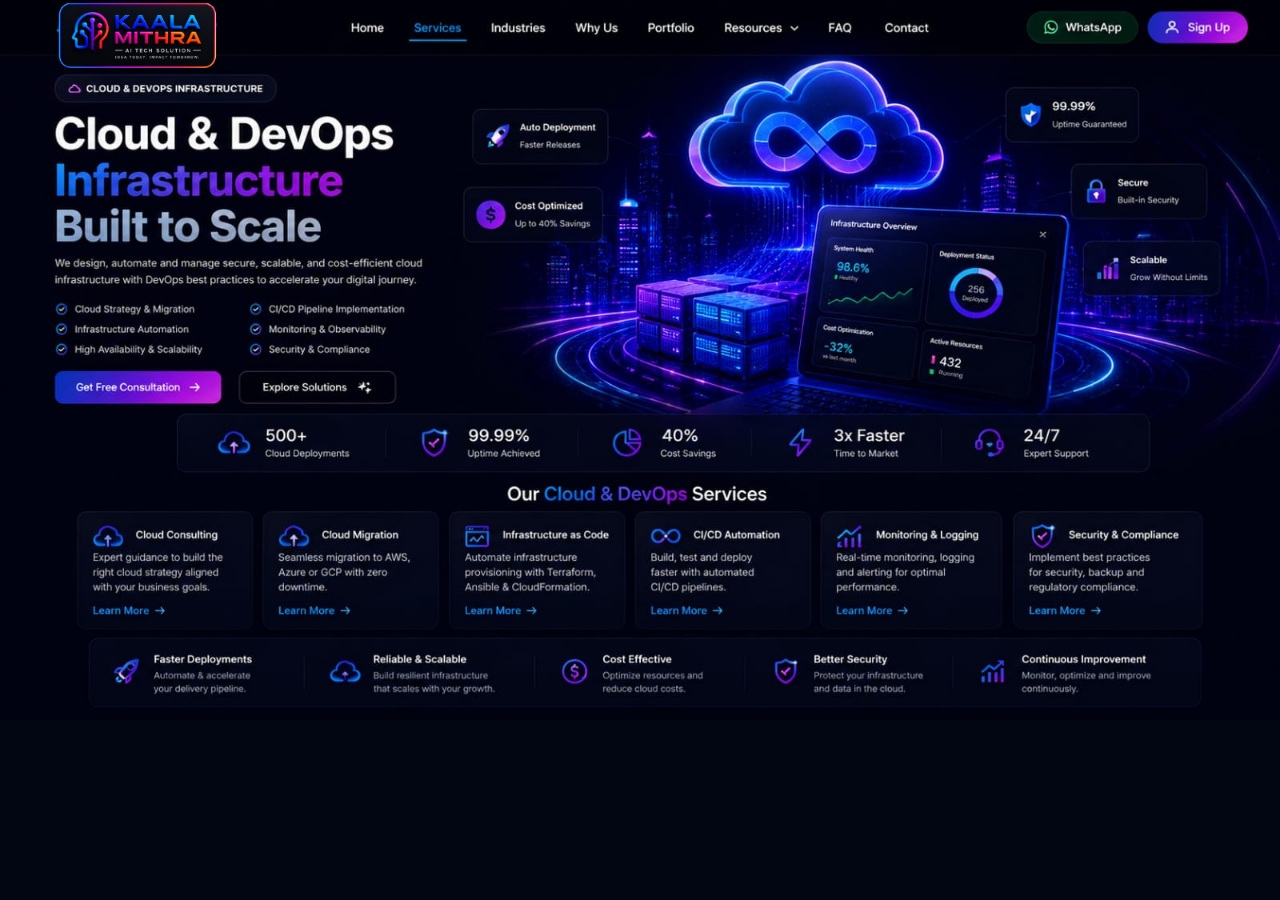
<file: mockup.html>
<!DOCTYPE html>
<html lang="en">
<head>
  <meta charset="UTF-8">
  <meta name="viewport" content="width=device-width, initial-scale=1.0">
  <title>Cloud & DevOps Infrastructure</title>
  <link rel="stylesheet" href="mockup.css">
</head>
<body>
  <main class="page">
    <div class="image-wrapper">
      <img src="images/cloud-devops.jpeg" alt="Cloud & DevOps Infrastructure" class="project-image">
      <!-- Transparent clickable hotspots (positions are % of the 1600x900 image).
           All hotspots are <a> overlays reusing the existing site URL (index.html).
           Update each href when the matching pages are added to the site. -->
      <a class="hotspot" style="--x:4.688%; --y:0.667%; --w:12.187%; --h:7.778%;" href="index.html" aria-label="Kaala Mitra Logo (Home)"></a>
      <a class="hotspot" style="--x:26.75%; --y:2.222%; --w:3.813%; --h:3.556%;" href="index.html" aria-label="Home"></a>
      <a class="hotspot" style="--x:31.75%; --y:2.222%; --w:4.875%; --h:3.556%;" href="index.html" aria-label="Services"></a>
      <a class="hotspot" style="--x:37.813%; --y:2.222%; --w:5.25%; --h:3.556%;" href="index.html" aria-label="Industries"></a>
      <a class="hotspot" style="--x:44.375%; --y:2.222%; --w:4.375%; --h:3.556%;" href="index.html" aria-label="Why Us"></a>
      <a class="hotspot" style="--x:50.125%; --y:2.222%; --w:4.563%; --h:3.556%;" href="index.html" aria-label="Portfolio"></a>
      <a class="hotspot" style="--x:56.063%; --y:2.222%; --w:6.938%; --h:3.556%;" href="index.html" aria-label="Resources"></a>
      <a class="hotspot" style="--x:64.25%; --y:2.222%; --w:2.75%; --h:3.556%;" href="index.html" aria-label="FAQ"></a>
      <a class="hotspot" style="--x:68.563%; --y:2.222%; --w:4.5%; --h:3.556%;" href="index.html" aria-label="Contact"></a>
      <a class="hotspot" style="--x:80.125%; --y:1.333%; --w:8.813%; --h:5%;" href="index.html" aria-label="WhatsApp"></a>
      <a class="hotspot" style="--x:89.563%; --y:1.333%; --w:8%; --h:5%;" href="index.html" aria-label="Sign Up"></a>
      <a class="hotspot" style="--x:4.25%; --y:51.444%; --w:13.125%; --h:4.778%;" href="index.html" aria-label="Get Free Consultation"></a>
      <a class="hotspot" style="--x:18.625%; --y:51.444%; --w:12.375%; --h:4.778%;" href="index.html" aria-label="Explore Solutions"></a>
      <a class="hotspot" style="--x:7%; --y:83.111%; --w:6.125%; --h:3.333%;" href="index.html" aria-label="Learn More - Cloud Consulting"></a>
      <a class="hotspot" style="--x:21.5%; --y:83.111%; --w:6.125%; --h:3.333%;" href="index.html" aria-label="Learn More - Cloud Migration"></a>
      <a class="hotspot" style="--x:36%; --y:83.111%; --w:6.125%; --h:3.333%;" href="index.html" aria-label="Learn More - Infrastructure as Code"></a>
      <a class="hotspot" style="--x:50.5%; --y:83.111%; --w:6.125%; --h:3.333%;" href="index.html" aria-label="Learn More - CI/CD Automation"></a>
      <a class="hotspot" style="--x:65%; --y:83.111%; --w:6.125%; --h:3.333%;" href="index.html" aria-label="Learn More - Monitoring & Logging"></a>
      <a class="hotspot" style="--x:79.5%; --y:83.111%; --w:6.125%; --h:3.333%;" href="index.html" aria-label="Learn More - Security & Compliance"></a>
      <a class="hotspot" style="--x:80.75%; --y:31.111%; --w:1.5%; --h:2.667%;" href="index.html" aria-label="Close - Infrastructure Overview panel"></a>
    </div>
  </main>
</body>
</html>
</file>
<file: main.css>
/* ===== Cloud & DevOps Infrastructure — Kaala Mitra ===== */
:root {
  color-scheme: light;
  --bg: #ffffff;
  --bg-2: #f8fafc;
  --card: #ffffff;
  --border: rgba(15, 23, 42, .1);
  --text: #0f172a;
  --muted: #475569;
  --purple: #7c3aed;
  --purple-2: #9333ea;
  --blue: #2563eb;
  --green: #16a34a;
  --grad: linear-gradient(92deg, #2563eb 0%, #7c3aed 60%, #a855f7 100%);
  --radius: 16px;
  --shadow: 0 10px 30px rgba(15, 23, 42, .08);
  --font: 'Inter', system-ui, -apple-system, 'Segoe UI', sans-serif;
  --font-head: 'Sora', 'Inter', system-ui, sans-serif;
}
* { margin: 0; padding: 0; box-sizing: border-box; }
html { scroll-behavior: smooth; }
body { background: var(--bg); color: var(--text); font-family: var(--font); font-size: 16px; line-height: 1.6; -webkit-font-smoothing: antialiased; overflow-x: hidden; }
img { max-width: 100%; }
a { text-decoration: none; color: inherit; }
ul { list-style: none; }
button { font-family: inherit; }
::selection { background: rgba(124, 58, 237, .2); }
section[id], main[id] { scroll-margin-top: 86px; }
.container { max-width: 1200px; margin: 0 auto; padding: 0 24px; }
.grad-text { background: var(--grad); -webkit-background-clip: text; background-clip: text; color: transparent; }

/* ===== Buttons ===== */
.btn { display: inline-flex; align-items: center; justify-content: center; gap: 8px; font-weight: 600; font-size: 14px; border-radius: 999px; padding: 10px 18px; border: 1px solid transparent; cursor: pointer; transition: transform .25s, box-shadow .25s, border-color .25s, background .25s; white-space: nowrap; }
.btn-lg { padding: 14px 26px; font-size: 15px; }
.btn-whatsapp { background: linear-gradient(135deg, #16a34a, #22c55e); color: #fff; }
.btn-whatsapp:hover { transform: translateY(-2px); box-shadow: 0 10px 26px rgba(34, 197, 94, .35); }
.btn-signup { background: linear-gradient(135deg, #7c3aed, #a855f7); color: #fff; }
.btn-signup:hover { transform: translateY(-2px); box-shadow: 0 10px 26px rgba(168, 85, 247, .4); }
.btn-primary { background: linear-gradient(135deg, #7c3aed, #a855f7); color: #fff; box-shadow: 0 10px 30px rgba(139, 92, 246, .35); }
.btn-primary:hover { transform: translateY(-2px); box-shadow: 0 14px 36px rgba(139, 92, 246, .5); }
.btn-ghost { border-color: rgba(15, 23, 42, .18); background: #fff; color: #0f172a; }
.btn-ghost:hover { border-color: rgba(124, 58, 237, .6); background: rgba(124, 58, 237, .08); transform: translateY(-2px); }
.btn-block { width: 100%; padding: 15px; font-size: 15px; }

/* ===== Header ===== */
.site-header { position: sticky; top: 0; z-index: 100; background: rgba(255, 255, 255, .85); backdrop-filter: blur(14px); -webkit-backdrop-filter: blur(14px); border-bottom: 1px solid transparent; transition: border-color .3s, background .3s; }
.site-header.scrolled { border-bottom-color: var(--border); background: rgba(255, 255, 255, .95); box-shadow: 0 4px 20px rgba(15, 23, 42, .06); }
.header-inner { display: flex; align-items: center; gap: 28px; height: 74px; }
.brand { display: flex; align-items: center; gap: 11px; flex-shrink: 0; }
.brand-mark { width: 42px; height: 42px; border-radius: 12px; background: linear-gradient(135deg, #7c3aed, #db2777); display: grid; place-items: center; box-shadow: 0 6px 18px rgba(168, 85, 247, .4); }
.brand-logo { display: block; height: 52px; width: auto; border-radius: 10px; }
.brand-text { display: flex; flex-direction: column; line-height: 1.1; }
.brand-name { font-family: var(--font-head); font-weight: 800; font-size: 17px; letter-spacing: .5px; }
.brand-name em { font-style: normal; background: linear-gradient(90deg, #7c3aed, #db2777); -webkit-background-clip: text; background-clip: text; color: transparent; margin-left: 5px; }
.brand-tag { font-size: 8.5px; letter-spacing: 2.6px; color: var(--muted); font-weight: 600; margin-top: 3px; }
.nav { display: flex; align-items: center; gap: 24px; margin-left: auto; }
.nav-link { color: var(--muted); font-size: 14.5px; font-weight: 500; padding: 8px 2px; position: relative; background: none; border: 0; cursor: pointer; display: inline-flex; align-items: center; gap: 5px; transition: color .25s; }
.nav-link:hover, .nav-link.active { color: #0f172a; }
.nav-link.active::after { content: ''; position: absolute; left: 0; right: 0; bottom: 0; height: 2px; border-radius: 2px; background: var(--grad); }
.nav-drop { position: relative; }
.nav-drop-menu { position: absolute; top: calc(100% + 10px); left: -10px; min-width: 185px; background: #fff; border: 1px solid var(--border); border-radius: 12px; padding: 8px; display: none; flex-direction: column; box-shadow: 0 22px 50px rgba(15, 23, 42, .12); }
.nav-drop-menu a { padding: 9px 12px; border-radius: 8px; color: var(--muted); font-size: 14px; transition: background .2s, color .2s; }
.nav-drop-menu a:hover { background: rgba(124, 58, 237, .08); color: #0f172a; }
.nav-drop.open .nav-drop-menu { display: flex; }
@media (hover: hover) and (min-width: 769px) { .nav-drop:hover .nav-drop-menu { display: flex; } }
.chev { transition: transform .25s; }
.nav-drop.open .chev { transform: rotate(180deg); }
.header-actions { display: flex; align-items: center; gap: 10px; flex-shrink: 0; }
.nav-mobile-cta { display: none; }
.nav-toggle { display: none; flex-direction: column; justify-content: center; gap: 5px; width: 42px; height: 42px; border-radius: 10px; border: 1px solid var(--border); background: #fff; cursor: pointer; align-items: center; }
.nav-toggle span { display: block; width: 18px; height: 2px; border-radius: 2px; background: #0f172a; transition: transform .3s, opacity .3s; }
.nav-toggle.active span:nth-child(1) { transform: translateY(7px) rotate(45deg); }
.nav-toggle.active span:nth-child(2) { opacity: 0; }
.nav-toggle.active span:nth-child(3) { transform: translateY(-7px) rotate(-45deg); }
/* ===== Hero ===== */
.hero { position: relative; padding: 72px 0 46px; overflow: hidden; }
.hero-bg { position: absolute; inset: 0; pointer-events: none; background:
  radial-gradient(620px 420px at 82% 12%, rgba(124, 58, 237, .1), transparent 62%),
  radial-gradient(520px 380px at 10% 85%, rgba(37, 99, 235, .08), transparent 62%); }
.hero-grid { position: relative; display: grid; grid-template-columns: 1.04fr .96fr; gap: 48px; align-items: center; }
.badge { display: inline-flex; align-items: center; gap: 8px; padding: 8px 16px; border-radius: 999px; border: 1px solid rgba(124, 58, 237, .3); background: rgba(124, 58, 237, .07); color: #6d28d9; font-size: 12px; font-weight: 600; letter-spacing: 1.6px; }
.hero-title { font-family: var(--font-head); font-size: clamp(2.3rem, 4.6vw, 3.8rem); line-height: 1.08; margin: 22px 0 18px; letter-spacing: -.5px; }
.title-muted { color: #475569; }
.lead { color: var(--muted); font-size: 16.5px; line-height: 1.7; max-width: 545px; }
.hero-checks { display: grid; grid-template-columns: 1fr 1fr; gap: 13px 26px; margin: 28px 0 32px; }
.hero-checks li { display: flex; align-items: center; gap: 10px; color: #334155; font-size: 14.5px; font-weight: 500; }
.hero-checks svg { flex-shrink: 0; }
.hero-ctas { display: flex; gap: 14px; flex-wrap: wrap; }
.hero-visual { position: relative; }
.hero-visual img { width: 100%; height: auto; display: block; border-radius: 18px; position: relative; z-index: 1; }
.hero-glow { position: absolute; inset: -10%; background: radial-gradient(closest-side, rgba(124, 58, 237, .14), transparent 72%); filter: blur(34px); }

/* ===== Stats bar ===== */
.stats-bar { position: relative; margin-top: 56px; display: grid; grid-template-columns: repeat(5, 1fr); gap: 12px; padding: 26px 16px; background: #fff; border: 1px solid var(--border); border-radius: 20px; box-shadow: var(--shadow); }
.stat { display: flex; align-items: center; justify-content: center; gap: 13px; padding: 4px 8px; }
@media (min-width: 861px) { .stat + .stat { border-left: 1px solid var(--border); } }
.stat-icon { width: 44px; height: 44px; flex-shrink: 0; border-radius: 12px; background: rgba(124, 58, 237, .08); border: 1px solid rgba(124, 58, 237, .2); display: grid; place-items: center; color: #7c3aed; }
.stat-value { display: block; font-family: var(--font-head); font-weight: 700; font-size: 1.4rem; line-height: 1.2; }
.stat-label { display: block; color: var(--muted); font-size: 12.5px; margin-top: 2px; }

/* ===== Sections ===== */
.section { padding: 88px 0; position: relative; }
.section-alt { background: linear-gradient(180deg, #f8fafc, #eef2ff); border-top: 1px solid rgba(15, 23, 42, .06); border-bottom: 1px solid rgba(15, 23, 42, .06); }
.section-head { max-width: 700px; margin: 0 auto 54px; text-align: center; }
.section-head h2 { font-family: var(--font-head); font-size: clamp(1.7rem, 3vw, 2.4rem); line-height: 1.2; margin-bottom: 14px; letter-spacing: -.4px; }
.section-head p { color: var(--muted); font-size: 15.5px; }

/* ===== Cards (services / benefits / results) ===== */
.card-grid { display: grid; grid-template-columns: repeat(3, 1fr); gap: 22px; }
.service-card, .benefit-card { background: var(--card); border: 1px solid var(--border); border-radius: var(--radius); padding: 28px; transition: transform .3s, border-color .3s, background .3s, box-shadow .3s; box-shadow: 0 2px 10px rgba(15, 23, 42, .04); }
.service-card:hover, .benefit-card:hover { transform: translateY(-6px); border-color: rgba(124, 58, 237, .4); background: #fff; box-shadow: 0 18px 36px rgba(15, 23, 42, .1); }
.card-icon { width: 52px; height: 52px; border-radius: 14px; background: linear-gradient(135deg, rgba(37, 99, 235, .1), rgba(124, 58, 237, .12)); border: 1px solid rgba(124, 58, 237, .25); display: grid; place-items: center; color: #7c3aed; margin-bottom: 20px; }
.service-card h3, .benefit-card h3 { font-family: var(--font-head); font-size: 1.12rem; margin-bottom: 10px; }
.service-card p, .benefit-card p { color: var(--muted); font-size: 14.5px; line-height: 1.65; }
.learn-more { display: inline-flex; align-items: center; gap: 7px; margin-top: 18px; color: #7c3aed; font-weight: 600; font-size: 14px; transition: gap .25s, color .25s; }
.learn-more:hover { gap: 12px; color: #6d28d9; }

/* ===== Industries chips ===== */
.chips { display: flex; flex-wrap: wrap; gap: 12px; justify-content: center; }
.chip { display: inline-flex; align-items: center; gap: 9px; padding: 11px 20px; border-radius: 999px; border: 1px solid var(--border); background: var(--card); color: #334155; font-size: 14px; font-weight: 500; transition: transform .25s, border-color .25s, color .25s, background .25s; }
.chip svg { color: #7c3aed; }
.chip:hover { transform: translateY(-3px); border-color: rgba(124, 58, 237, .45); color: #0f172a; background: rgba(124, 58, 237, .06); }

/* ===== Results ===== */
.result-grid { display: grid; grid-template-columns: repeat(3, 1fr); gap: 22px; }
.result-card { background: linear-gradient(180deg, rgba(124, 58, 237, .06), #ffffff); border: 1px solid var(--border); border-radius: var(--radius); padding: 28px; transition: transform .3s, border-color .3s, box-shadow .3s; box-shadow: 0 2px 10px rgba(15, 23, 42, .04); }
.result-card:hover { transform: translateY(-6px); border-color: rgba(124, 58, 237, .4); box-shadow: 0 18px 36px rgba(15, 23, 42, .1); }
.result-tag { display: inline-flex; align-items: center; gap: 7px; padding: 6px 14px; border-radius: 999px; background: rgba(124, 58, 237, .09); border: 1px solid rgba(124, 58, 237, .25); color: #6d28d9; font-weight: 700; font-size: 13px; margin-bottom: 18px; }
.result-card h3 { font-family: var(--font-head); font-size: 1.08rem; margin-bottom: 10px; }
.result-card p { color: var(--muted); font-size: 14.5px; line-height: 1.65; }
/* ===== FAQ ===== */
.faq-grid { display: grid; grid-template-columns: .92fr 1.08fr; gap: 44px; align-items: start; }
.faq-aside { background: linear-gradient(180deg, rgba(124, 58, 237, .06), #ffffff); border: 1px solid var(--border); border-radius: 20px; padding: 32px; box-shadow: var(--shadow); }
.faq-aside h3 { font-family: var(--font-head); font-size: 1.3rem; margin-bottom: 12px; line-height: 1.3; }
.faq-aside > p { color: var(--muted); font-size: 14.5px; margin-bottom: 22px; }
.aside-list { display: flex; flex-direction: column; gap: 12px; margin-bottom: 26px; }
.aside-list li { display: flex; gap: 10px; align-items: center; color: #334155; font-size: 14px; }
.aside-list svg { color: #34d399; flex-shrink: 0; }
.aside-ctas { display: flex; gap: 12px; flex-wrap: wrap; }
.faq-list { display: flex; flex-direction: column; gap: 12px; }
.faq-item { border: 1px solid var(--border); border-radius: 14px; background: #fff; transition: border-color .3s, background .3s, box-shadow .3s; }
.faq-item.open { border-color: rgba(124, 58, 237, .4); background: rgba(124, 58, 237, .05); }
.faq-q { width: 100%; display: flex; align-items: center; gap: 14px; padding: 18px 20px; background: none; border: 0; color: var(--text); font-weight: 600; font-size: 15px; text-align: left; cursor: pointer; }
.faq-num { font-family: var(--font-head); color: #7c3aed; font-size: 13px; flex-shrink: 0; }
.q-text { flex: 1; }
.faq-q .chev { flex-shrink: 0; color: var(--muted); transition: transform .3s, color .3s; }
.faq-item.open .chev { transform: rotate(180deg); color: #7c3aed; }
.faq-a { max-height: 0; overflow: hidden; transition: max-height .4s ease; }
.faq-a p { padding: 0 20px 20px 47px; color: var(--muted); font-size: 14.5px; line-height: 1.7; }
.faq-item.open .faq-a { max-height: 280px; }

/* ===== Contact ===== */
.contact-grid { display: grid; grid-template-columns: .92fr 1.08fr; gap: 44px; align-items: start; }
.contact-copy .badge { margin-bottom: 20px; }
.contact-copy h2 { font-family: var(--font-head); font-size: clamp(1.7rem, 3vw, 2.3rem); line-height: 1.15; margin-bottom: 16px; letter-spacing: -.4px; }
.contact-copy > p { color: var(--muted); margin-bottom: 24px; font-size: 15.5px; }
.trust-list { display: grid; grid-template-columns: 1fr 1fr; gap: 12px 20px; margin-bottom: 30px; }
.trust-list li { display: flex; gap: 9px; align-items: center; color: #334155; font-size: 14px; }
.trust-list svg { color: #34d399; flex-shrink: 0; }
.quick-contacts { display: flex; flex-direction: column; gap: 14px; }
.qc { display: flex; align-items: center; gap: 12px; color: var(--muted); font-size: 14.5px; transition: color .25s; }
.qc:hover { color: #0f172a; }
.qc-icon { width: 40px; height: 40px; border-radius: 11px; background: rgba(124, 58, 237, .08); border: 1px solid rgba(124, 58, 237, .22); display: grid; place-items: center; color: #7c3aed; flex-shrink: 0; }
.form-card { background: #fff; border: 1px solid var(--border); border-radius: 20px; padding: 30px; box-shadow: var(--shadow); }
.form-card h3 { font-family: var(--font-head); font-size: 1.25rem; margin-bottom: 6px; }
.form-card > p { color: var(--muted); font-size: 13.5px; margin-bottom: 22px; }
.form-row { display: grid; grid-template-columns: 1fr 1fr; gap: 14px; }
.field { margin-bottom: 14px; }
.field label { display: block; font-size: 13px; color: #334155; margin-bottom: 7px; font-weight: 500; }
.field input, .field select, .field textarea { width: 100%; background: #f8fafc; border: 1px solid var(--border); border-radius: 10px; padding: 12px 14px; color: #0f172a; font: inherit; font-size: 14px; transition: border-color .25s, box-shadow .25s; }
.field input:focus, .field select:focus, .field textarea:focus { outline: none; border-color: #7c3aed; box-shadow: 0 0 0 3px rgba(124, 58, 237, .14); }
.field select option { background: #fff; color: #0f172a; }
.field textarea { resize: vertical; min-height: 96px; }
.consent { display: flex; gap: 10px; align-items: flex-start; font-size: 13px; color: var(--muted); margin: 4px 0 20px; cursor: pointer; }
.consent input { width: 16px; height: 16px; accent-color: #8b5cf6; margin-top: 2px; flex-shrink: 0; }
.form-status { display: flex; gap: 8px; align-items: center; font-size: 14px; font-weight: 600; margin-top: 14px; padding: 12px 14px; border-radius: 10px; }
.form-status.success { background: #ecfdf5; border: 1px solid #6ee7b7; color: #065f46; }
.form-status.error { background: #fef2f2; border: 1px solid #fca5a5; color: #991b1b; }
.form-note { display: flex; gap: 8px; align-items: center; color: var(--muted); font-size: 12.5px; margin-top: 14px; }
.form-note svg { color: #34d399; flex-shrink: 0; }
/* ===== Footer ===== */
.site-footer { border-top: 1px solid var(--border); background: #f8fafc; padding-top: 60px; margin-top: 20px; }
.footer-grid { display: grid; grid-template-columns: 1.5fr 1fr 1fr 1.15fr; gap: 36px; padding-bottom: 46px; }
.f-brand p { color: var(--muted); font-size: 14px; line-height: 1.7; margin-top: 16px; max-width: 320px; }
.f-title { font-family: var(--font-head); font-size: 15px; margin-bottom: 18px; letter-spacing: .3px; }
.f-col a { display: block; color: var(--muted); padding: 5px 0; font-size: 14px; transition: color .2s, transform .2s; }
.f-col a:hover { color: #0f172a; transform: translateX(3px); }
.f-contact li { display: flex; gap: 11px; align-items: center; color: var(--muted); font-size: 14px; padding: 5px 0; }
.f-contact svg { color: #7c3aed; flex-shrink: 0; }
.f-contact a { color: var(--muted); transition: color .2s; }
.f-contact a:hover { color: #0f172a; }
.footer-bottom { border-top: 1px solid var(--border); padding: 20px 0; display: flex; justify-content: space-between; align-items: center; gap: 12px; flex-wrap: wrap; color: var(--muted); font-size: 13px; }

/* ===== Reveal & icons ===== */
.reveal { opacity: 0; transform: translateY(26px); transition: opacity .7s ease, transform .7s ease; }
.reveal.visible { opacity: 1; transform: none; }
.ic { fill: none; stroke: currentColor; stroke-width: 2; stroke-linecap: round; stroke-linejoin: round; }
.icf { fill: currentColor; stroke: none; }
@media (prefers-reduced-motion: reduce) { .reveal { opacity: 1; transform: none; transition: none; } html { scroll-behavior: auto; } }

/* ===== Responsive ===== */
@media (max-width: 1080px) {
  .card-grid, .result-grid { grid-template-columns: repeat(2, 1fr); }
  .hero-grid { grid-template-columns: 1fr; gap: 40px; }
  .hero-visual { max-width: 660px; margin: 0 auto; }
  .stats-bar { grid-template-columns: repeat(3, 1fr); row-gap: 22px; }
  .faq-grid, .contact-grid { grid-template-columns: 1fr; }
  .footer-grid { grid-template-columns: 1fr 1fr; }
  /* let single-column grid items shrink below their content min-width (prevents 320px overflow) */
  .hero-grid > *, .faq-grid > *, .contact-grid > * { min-width: 0; }
}
@media (max-width: 768px) {
  .nav { position: fixed; top: 74px; left: 0; right: 0; flex-direction: column; align-items: stretch; gap: 2px; background: rgba(255, 255, 255, .98); backdrop-filter: blur(16px); -webkit-backdrop-filter: blur(16px); border-bottom: 1px solid var(--border); padding: 16px 24px 24px; display: none; max-height: calc(100vh - 74px); overflow: auto; box-shadow: 0 20px 40px rgba(15, 23, 42, .1); }
  .nav.open { display: flex; }
  .nav-link { padding: 13px 4px; font-size: 15.5px; }
  .nav-drop-menu { position: static; box-shadow: none; border: 0; background: transparent; padding: 0 0 6px 16px; }
  .nav-mobile-cta { display: flex; gap: 10px; margin-top: 16px; }
  .nav-mobile-cta .btn { flex: 1; }
  .header-actions .btn { display: none; }
  .nav-toggle { display: flex; }
  .header-inner { gap: 14px; }
  .brand { margin-right: auto; }
  .stats-bar { grid-template-columns: repeat(2, 1fr); }
  .hero { padding-top: 48px; }
  .hero-checks { grid-template-columns: 1fr; }
  .section { padding: 64px 0; }
  /* fluid hero heading: only shrinks below ~390px so long words never clip on 320px screens */
  .hero-title { font-size: clamp(2rem, 9.5vw, 2.3rem); }
}
@media (max-width: 560px) {
  .card-grid, .result-grid, .form-row, .trust-list { grid-template-columns: 1fr; }
  .stats-bar { padding: 20px 12px; }
  .stat { justify-content: flex-start; min-width: 0; gap: clamp(8px, 2.6vw, 13px); }
  /* fluid stat sizing: identical to desktop values at 560px, shrinks smoothly toward 320px */
  .stat-icon { width: clamp(34px, 9vw, 44px); height: clamp(34px, 9vw, 44px); }
  .stat-value { font-size: clamp(1.05rem, 4.5vw, 1.4rem); }
  .stat-label { font-size: clamp(11px, 3vw, 12.5px); }
  .hero-ctas .btn { width: 100%; }
  /* allow the full-width form CTA to wrap instead of forcing a 273px min-width */
  .btn-block { white-space: normal; }
  /* long URLs / contact strings may never push the page sideways */
  .qc, .f-contact li, .f-contact a { overflow-wrap: anywhere; }
  /* mobile menu CTAs: keep side-by-side when space allows, stack when not */
  .nav-mobile-cta { flex-wrap: wrap; }
  .nav-mobile-cta .btn { flex: 1 1 140px; }
  .footer-grid { grid-template-columns: 1fr; }
  .footer-bottom { justify-content: center; text-align: center; }
}
</file>
<file: mockup.css>
* { margin: 0; padding: 0; box-sizing: border-box; }
html, body { width: 100%; min-height: 100%; background: #020612; }
body { display: flex; justify-content: center; }
.page { width: 100%; max-width: 1600px; }
/* The PNG itself must never capture clicks - the transparent hotspots handle them. */
.project-image { display: block; width: 100%; height: auto; pointer-events: none; user-select: none; -webkit-user-drag: none; }

/* Transparent clickable overlays positioned over buttons in the image.
   Coordinates are percentages of the image box, so they scale with it. */
.image-wrapper { position: relative; }
.hotspot {
  position: absolute;
  left: var(--x); top: var(--y);
  width: var(--w); height: var(--h);
  display: block;
  background: transparent;
  border: 0;
  padding: 0;
  margin: 0;
  cursor: pointer;
  z-index: 10; /* above the image (z-index auto) so the overlays always win */
  -webkit-tap-highlight-color: transparent; /* keep overlays invisible on mobile taps */
  touch-action: manipulation; /* fast, reliable tap response on touch screens */
}
.hotspot:focus-visible { outline: 2px solid rgba(255, 255, 255, 0.6); outline-offset: 2px; }
</file>
